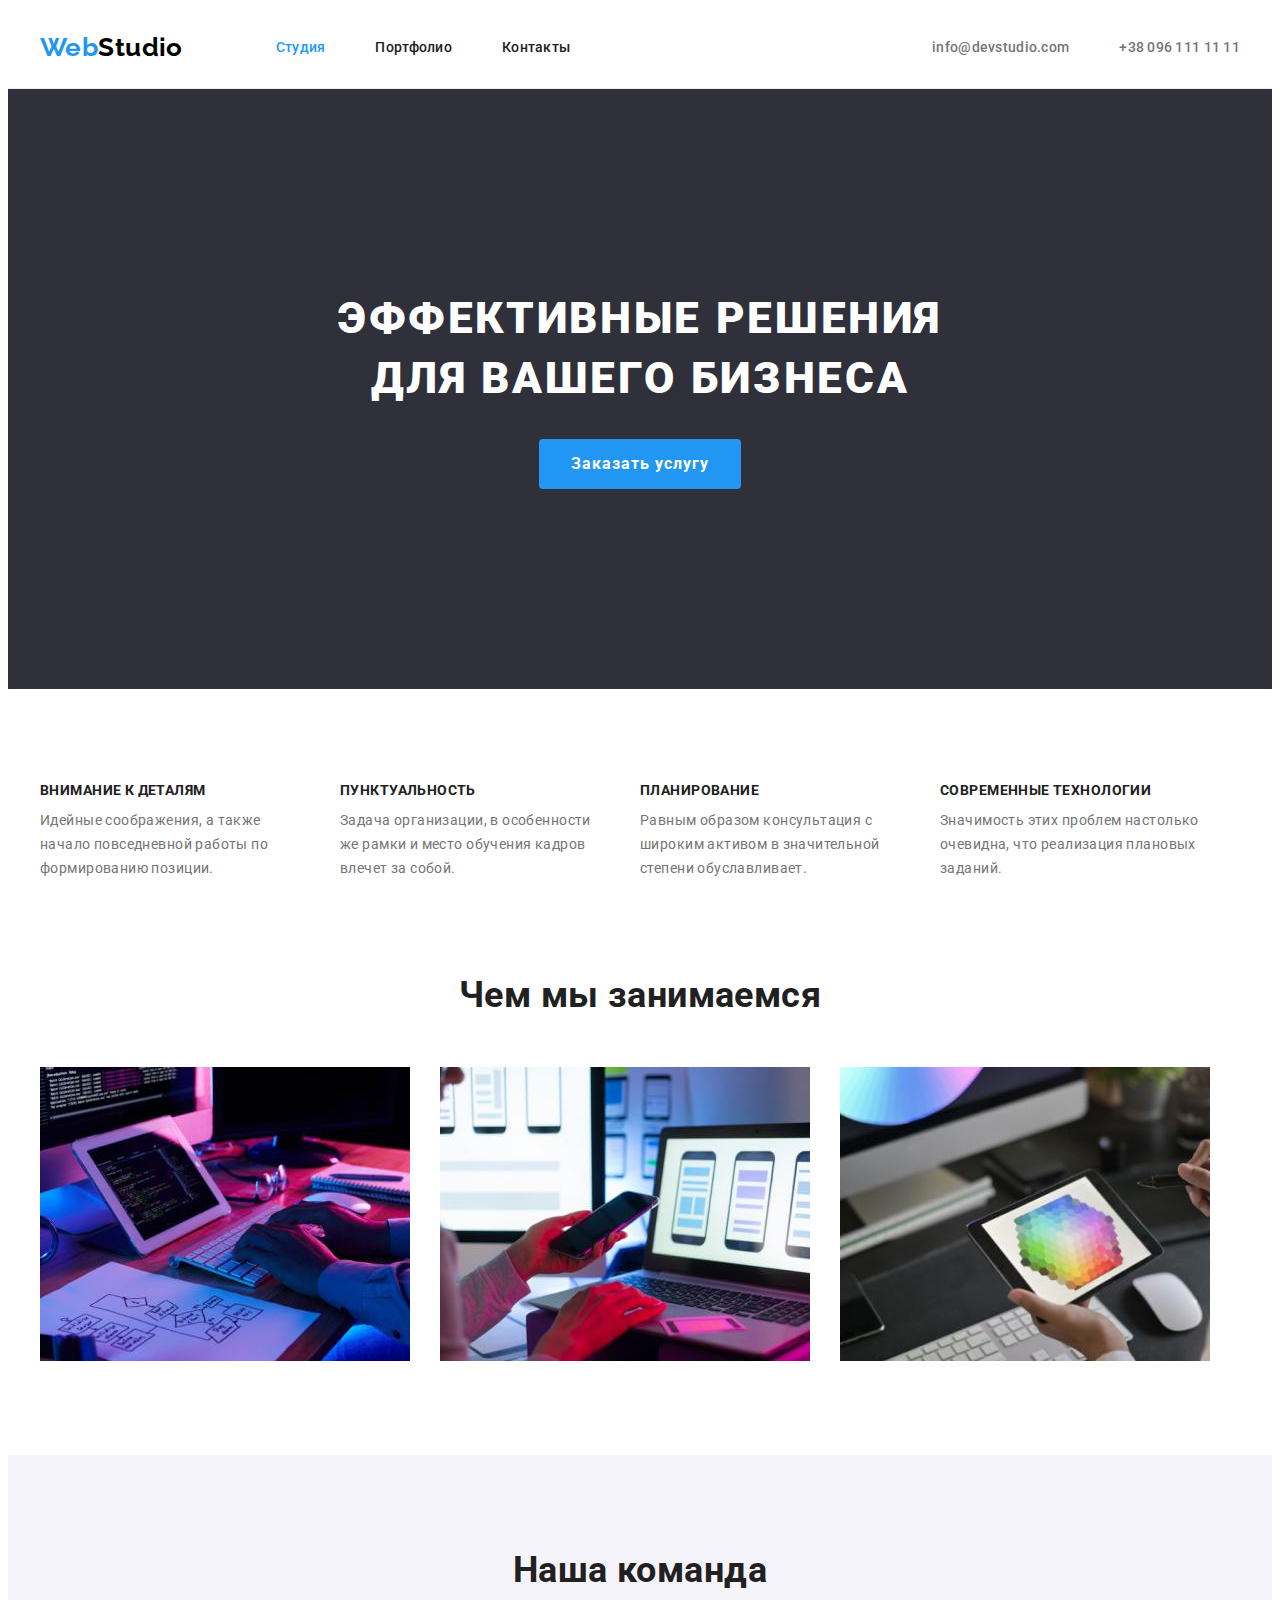
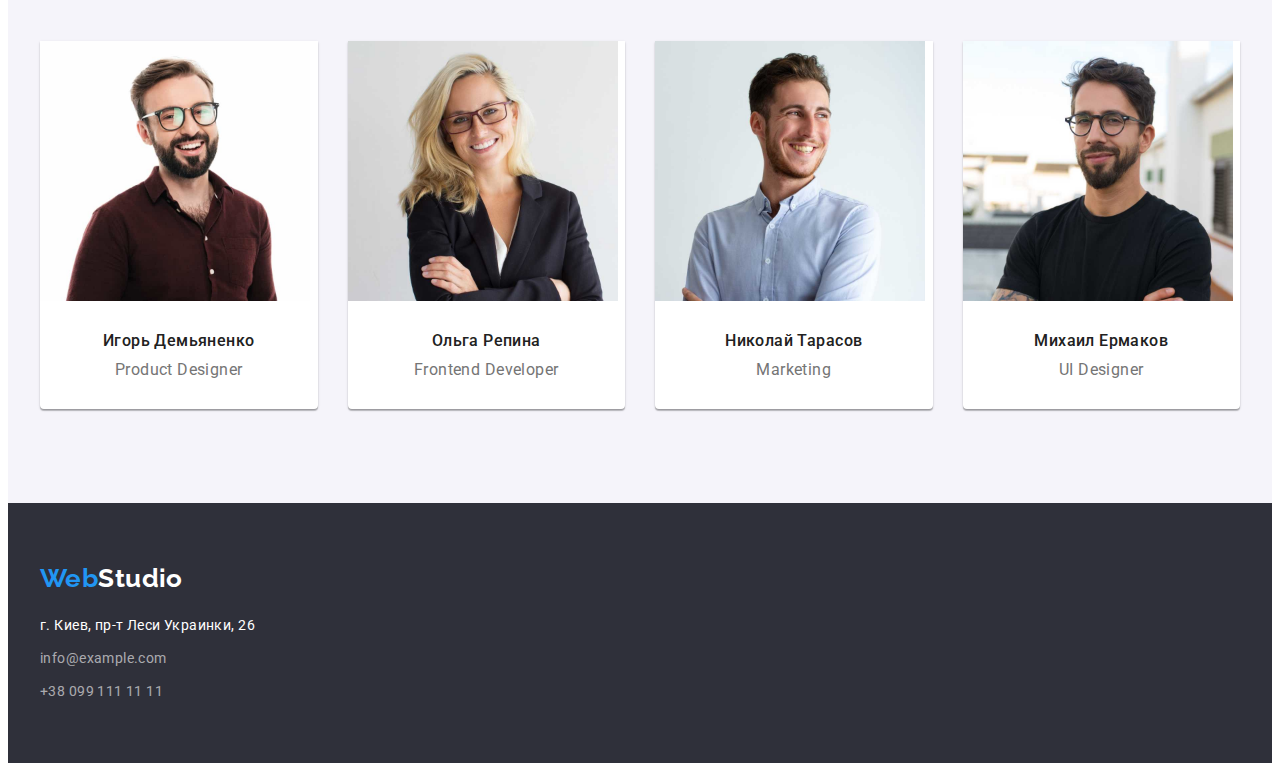
<file: index.html>
<!DOCTYPE html>
<html lang="ru">
	<head>
		<meta charset="UTF-8" />
		<meta http-equiv="X-UA-Compatible" content="IE=edge" />
		<meta name="viewport" content="width=, initial-scale=1.0" />
		<title>Document</title>
		<link rel="preconnect" href="https://fonts.googleapis.com" />
		<link rel="preconnect" href="https://fonts.gstatic.com" crossorigin />
		<link
			href="https://fonts.googleapis.com/css2?family=Raleway:wght@700&family=Roboto:wght@400;500;700;900&display=swap"
			rel="stylesheet"
		/>
		<link
			rel="stylesheet"
			href="https://cdnjs.cloudflare.com/ajax/libs/modern-normalize/1.1.0/modern-normalize.min.css"
			integrity="sha512-wpPYUAdjBVSE4KJnH1VR1HeZfpl1ub8YT/NKx4PuQ5NmX2tKuGu6U/JRp5y+Y8XG2tV+wKQpNHVUX03MfMFn9Q=="
			crossorigin="anonymous"
			referrerpolicy="no-referrer"
		/>
		<link rel="stylesheet" href="./css/styles.css" />
	</head>
	<body>
		<header class="header">
			<div class="container">
				<!-- prettier-ignore -->
				<a href="./index.html" class="logo nav-logo">Web<span class="logo-black">Studio</span></a>
				<nav>
					<ul class="nav list">
						<li><a href="./index.html" class="link current">Студия</a></li>
						<li><a href="./portfolio.html" class="link">Портфолио</a></li>
						<li><a href="" class="link">Контакты</a></li>
					</ul>
				</nav>
				<ul class="auth list">
					<li><a href="mailto:info@devstudio.com" class="link">info@devstudio.com</a></li>
					<li><a href="tel:+380961111111" class="link">+38 096 111 11 11</a></li>
				</ul>
			</div>
		</header>
		<main>
			<section class="hero section">
				<div class="container hero-container">
					<h1 class="title">Эффективные решения для вашего бизнеса</h1>
					<button type="button" class="hero-button">Заказать услугу</button>
				</div>
			</section>
			<section class="features-page section">
				<h2 class="title visually-hidden">Особенности</h2>
				<!-- заголовок спрятать через css -->
				<div class="container">
					<ul class="list features-container">
						<li class="feature-box">
							<h3 class="title">Внимание к деталям</h3>
							<p class="features-text">
								Идейные соображения, а также начало повседневной работы по формированию позиции.
							</p>
						</li>
						<li class="feature-box">
							<h3 class="title">Пунктуальность</h3>
							<p class="features-text">
								Задача организации, в особенности же рамки и место обучения кадров влечет за собой.
							</p>
						</li>
						<li class="feature-box">
							<h3 class="title">Планирование</h3>
							<p class="features-text">
								Равным образом консультация с широким активом в значительной степени обуславливает.
							</p>
						</li>
						<li class="feature-box">
							<h3 class="title">Современные технологии</h3>
							<p class="features-text">Значимость этих проблем настолько очевидна, что реализация плановых заданий.</p>
						</li>
					</ul>
				</div>
			</section>
			<section class="work section">
				<div class="container">
					<h2 class="title">Чем мы занимаемся</h2>
					<ul class="list work-list">
						<li>
							<a href="">
								<img src="./images/box-1.jpg" alt="Фото где пишут код" class="img-work" width="370" height="294" />
							</a>
						</li>
						<li>
							<a href="">
								<img
									src="./images/box-2.jpg"
									alt="фото с созданием моб приложения"
									class="img-work"
									width="370"
									height="294"
								/>
							</a>
						</li>
						<li>
							<a href="">
								<img
									src="./images/box-3.jpg"
									alt="фото с созданием дизайна"
									class="img-work"
									width="370"
									height="294"
								/>
							</a>
						</li>
					</ul>
				</div>
			</section>
			<section class="team section">
				<div class="container">
					<h2 class="title team-title">Наша команда</h2>
					<ul class="list team-list">
						<li class="team-item">
							<img src="./images/igor-dem.jpg" alt="фото Игорь Демьяненко" class="img-team" width="270" height="260" />
							<div class="team-content">
								<h3 class="title name">Игорь Демьяненко</h3>
								<p lang="en" class="profession">Product Designer</p>
							</div>
						</li>

						<li class="team-item">
							<img src="./images/olga-rep.jpg" alt="фото Ольга Репина" class="img-team" width="270" height="260" />
							<div class="team-content">
								<h3 class="title name">Ольга Репина</h3>
								<p lang="en" class="profession">Frontend Developer</p>
							</div>
						</li>

						<li class="team-item">
							<img
								src="./images/nikolay-tarasov.jpg"
								alt="фото Николай Тарасов"
								class="img-team"
								width="270"
								height="260"
							/>
							<div class="team-content">
								<h3 class="title name">Николай Тарасов</h3>
								<p lang="en" class="profession">Marketing</p>
							</div>
						</li>

						<li class="team-item">
							<img
								src="./images/mikhail-ermakov.jpg"
								alt="фото Михаил Ермаков"
								class="img-team"
								width="270"
								height="260"
							/>
							<div class="team-content">
								<h3 class="title name">Михаил Ермаков</h3>
								<p lang="en" class="profession">UI Designer</p>
							</div>
						</li>
					</ul>
				</div>
			</section>
		</main>
		<footer class="footer">
			<div class="container">
				<!-- prettier-ignore -->
				<a href="./index.html" class="logo footer-logo">Web<span class="logo-white">Studio</span></a>
				<address>
					<ul class="list list-address">
						<li><a href="https://goo.gl/maps/J37NzG6z3w71KRSu6" class="address">г. Киев, пр-т Леси Украинки, 26</a></li>
						<li><a href="mailto:info@example.com" class="link link-address">info@example.com</a></li>
						<li><a href="tel:+380991111111" class="link link-address link-tel">+38 099 111 11 11</a></li>
					</ul>
				</address>
			</div>
		</footer>
	</body>
</html>
</file>
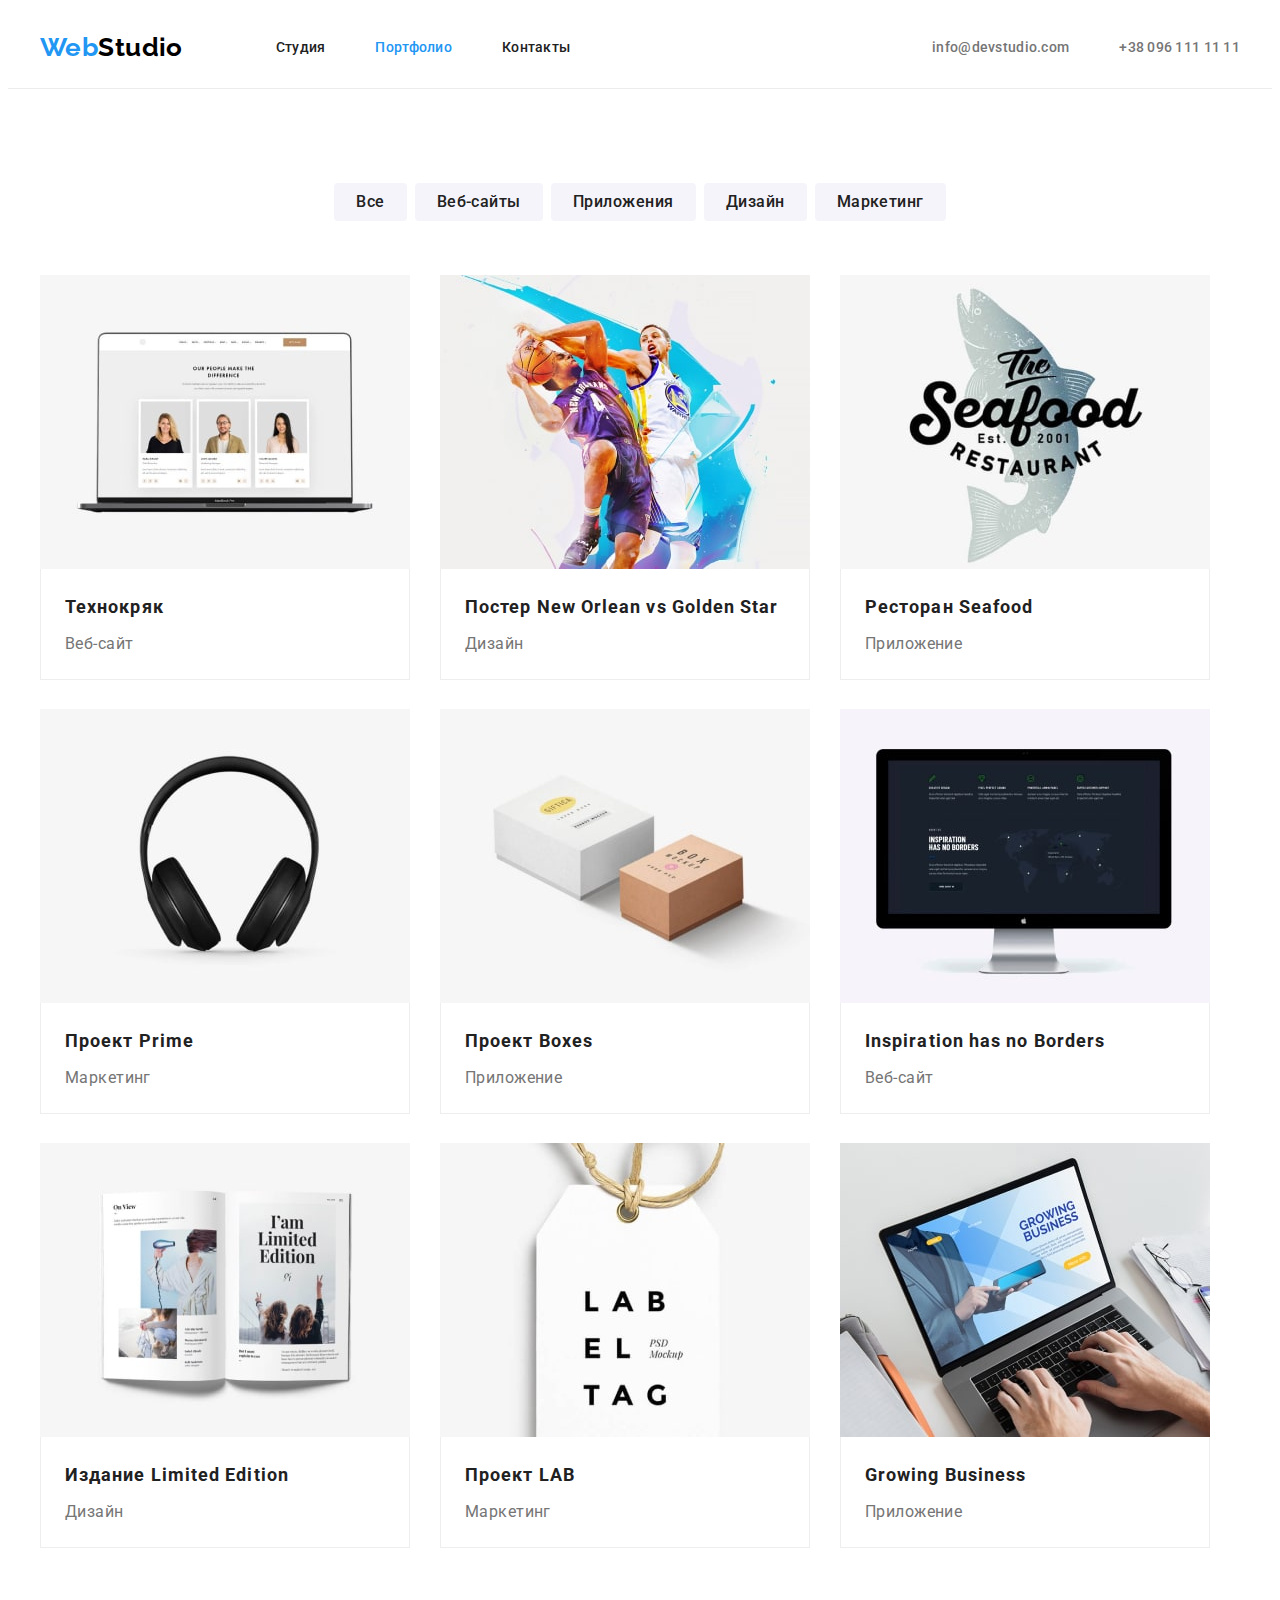
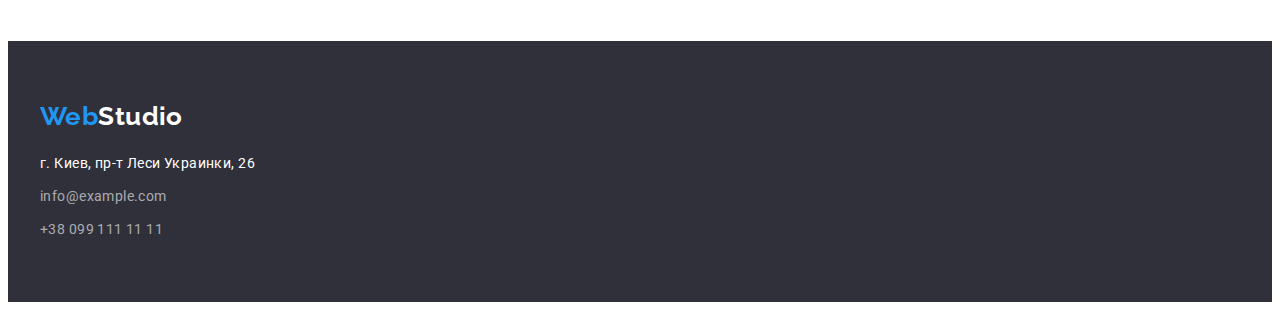
<file: portfolio.html>
<!DOCTYPE html>
<html lang="ru">
	<head>
		<meta charset="UTF-8" />
		<meta http-equiv="X-UA-Compatible" content="IE=edge" />
		<meta name="viewport" content="width=, initial-scale=1.0" />
		<title>Document</title>
		<link rel="preconnect" href="https://fonts.googleapis.com" />
		<link rel="preconnect" href="https://fonts.gstatic.com" crossorigin />
		<link
			href="https://fonts.googleapis.com/css2?family=Raleway:wght@700&family=Roboto:wght@400;500;700;900&display=swap"
			rel="stylesheet"
		/>
		<link
			rel="stylesheet"
			href="https://cdnjs.cloudflare.com/ajax/libs/modern-normalize/1.1.0/modern-normalize.min.css"
			integrity="sha512-wpPYUAdjBVSE4KJnH1VR1HeZfpl1ub8YT/NKx4PuQ5NmX2tKuGu6U/JRp5y+Y8XG2tV+wKQpNHVUX03MfMFn9Q=="
			crossorigin="anonymous"
			referrerpolicy="no-referrer"
		/>
		<link rel="stylesheet" href="./css/styles.css" />
	</head>
	<body>
		<header class="header">
			<div class="container">
				<!-- prettier-ignore -->
				<a href="./index.html" class="logo nav-logo">Web<span class="logo-black">Studio</span></a>
				<nav>
					<ul class="nav list">
						<li><a href="./index.html" class="link">Студия</a></li>
						<li><a href="./portfolio.html" class="link current">Портфолио</a></li>
						<li><a href="" class="link">Контакты</a></li>
					</ul>
				</nav>
				<ul class="auth list">
					<li><a href="mailto:info@devstudio.com" class="link">info@devstudio.com</a></li>
					<li><a href="tel:+380961111111" class="link">+38 096 111 11 11</a></li>
				</ul>
			</div>
		</header>
		<main class="main">
			<section class="section">
				<h1 class="portfolio visually-hidden">Портфолио</h1>
				<!-- скрытый заголовок -->
				<div class="container portfolio-container">
					<ul class="filter list">
						<li><button type="button" class="button">Все</button></li>
						<li><button type="button" class="button">Веб-сайты</button></li>
						<li><button type="button" class="button">Приложения</button></li>
						<li><button type="button" class="button">Дизайн</button></li>
						<li><button type="button" class="button">Маркетинг</button></li>
					</ul>
					<h2 class="projects visually-hidden">проекты</h2>
					<!-- скрытый заголовок -->
					<ul class="list projects-list">
						<li class="projects-item">
							<a href="" class="projects-link">
								<img
									src="./images/img-1.jpg"
									alt="фото открытого ноута на мониторе веб-сайт Технокряк"
									class="filter-foto"
								/>
								<div class="filter-text-container">
									<h3 class="projects-title title">Технокряк</h3>
									<p class="projects-type">Веб-сайт</p>
								</div>
							</a>
						</li>
						<li class="projects-item">
							<a href="" class="projects-link">
								<img
									src="./images/img-2.jpg"
									alt="Постер Новый Орлеан против Голден Стейт Вариорз"
									class="filter-foto"
								/>
								<div class="filter-text-container">
									<h3 class="projects-title title">Постер New Orlean vs Golden Star</h3>
									<p class="projects-type">Дизайн</p>
								</div>
							</a>
						</li>
						<li class="projects-item">
							<a href="" class="projects-link">
								<img src="./images/img-3.jpg" alt="лого ресторана" class="filter-foto" />
								<div class="filter-text-container">
									<h3 class="projects-title title">Ресторан Seafood</h3>
									<p class="projects-type">Приложение</p>
								</div>
							</a>
						</li>
						<li class="projects-item">
							<a href="" class="projects-link">
								<img src="./images/img-4.jpg" alt="наушники" class="filter-foto" />
								<div class="filter-text-container">
									<h3 class="projects-title title">Проект Prime</h3>
									<p class="projects-type">Маркетинг</p>
								</div>
							</a>
						</li>
						<li class="projects-item">
							<a href="" class="projects-link">
								<img src="./images/img-5.jpg" alt="две коробки разных размеров" class="filter-foto" />
								<div class="filter-text-container">
									<h3 class="projects-title title">Проект Boxes</h3>
									<p class="projects-type">Приложение</p>
								</div>
							</a>
						</li>
						<li class="projects-item">
							<a href="" class="projects-link">
								<img src="./images/img-6.jpg" alt="монитор с изображением веб-сайта" class="filter-foto" />
								<div class="filter-text-container">
									<h3 class="projects-title title">Inspiration has no Borders</h3>
									<p class="projects-type">Веб-сайт</p>
								</div>
							</a>
						</li>
						<li class="projects-item">
							<a href="" class="projects-link">
								<img src="./images/img-7.jpg" alt="открытая книга-журнал с фото и текстом внутри" class="filter-foto" />
								<div class="filter-text-container">
									<h3 class="projects-title title">Издание Limited Edition</h3>
									<p class="projects-type">Дизайн</p>
								</div>
							</a>
						</li>
						<li class="projects-item">
							<a href="" class="projects-link">
								<img src="./images/img-8.jpg" alt="лэйба на веревочке с надписью" class="filter-foto" />
								<div class="filter-text-container">
									<h3 class="projects-title title">Проект LAB</h3>
									<p class="projects-type">Маркетинг</p>
								</div>
							</a>
						</li>
						<li class="projects-item">
							<a href="" class="projects-link">
								<img src="./images/img-9.jpg" alt="печатающие руки за открытым ноутом" class="filter-foto" />
								<div class="filter-text-container">
									<h3 class="projects-title title">Growing Business</h3>
									<p class="projects-type">Приложение</p>
								</div>
							</a>
						</li>
					</ul>
				</div>
			</section>
		</main>
		<footer class="footer">
			<div class="container">
				<!-- prettier-ignore -->
				<a href="./index.html" class="logo footer-logo">Web<span class="logo-white">Studio</span></a>
				<address>
					<ul class="list list-address">
						<li><a href="https://goo.gl/maps/J37NzG6z3w71KRSu6" class="address">г. Киев, пр-т Леси Украинки, 26</a></li>
						<li><a href="mailto:info@example.com" class="link link-address">info@example.com</a></li>
						<li><a href="tel:+380991111111" class="link link-address link-tel">+38 099 111 11 11</a></li>
					</ul>
				</address>
			</div>
		</footer>
	</body>
</html>
</file>
<file: css/styles.css>
:root {
	--primary-text-color: #757575;
	--title-text-color: #212121;
	--accent-color: #2196f3;
	--second-text-color: #ffffff;
}

body {
	color: var(--primary-text-color);
	font-family: "Roboto", sans-serif;
	font-weight: 400;
	font-size: 14px;
	letter-spacing: 0.03em;
}

p,
h1,
h2,
h3,
h4,
h5,
h6 {
	margin: 0;
}
ul {
	margin: 0;
	padding-left: 0;
}

.container {
	width: 100%;
	max-width: 1200px;
	margin-left: auto;
	margin-right: auto;
	padding-left: 15px;
	padding-right: 15px;
	/* outline: tomato solid; */
}
.section {
	padding-top: 94px;
	padding-bottom: 94px;
}

/* скрытые заголовки */
.visually-hidden {
	position: absolute;
	width: 1px;
	height: 1px;
	margin: -1px;
	border: 0;
	padding: 0;
	white-space: nowrap;
	clip-path: inset(100%);
	clip: rect(0 0 0 0);
	overflow: hidden;
}

/* заголовки */
.title {
	color: var(--title-text-color);
}
/* ссылки */
.link {
	text-decoration: none;
}
/* списки */
.list {
	list-style: none;
}
img {
	display: block;
	max-width: 100%;
}

/* --------------------header--------------------- */
.header {
	border-bottom: 1px solid #ececec;
	padding-top: 24px;
	padding-bottom: 25px;
}

.header > .container {
	display: flex;
	align-items: center;
}
.logo {
	color: var(--accent-color);
	text-decoration: none;
	font-family: "Raleway", sans-serif;
	font-weight: 700;
	font-size: 26px;
	line-height: 1.19;
}
.nav-logo {
	margin-right: 93px;
}
.logo-black {
	color: #000000;
}
.nav .link,
.auth .link {
	font-weight: 500;
	line-height: 1.14;
	letter-spacing: 0.02em;
}
.nav .link {
	color: var(--title-text-color);
}
.nav .link.current {
	color: var(--accent-color);
}
.auth .link {
	color: currentColor;
}
.link:hover,
.link:focus {
	color: var(--accent-color);
}

.nav.list {
	display: flex;
	gap: 50px;
}
.auth.list {
	display: flex;
	margin-left: auto;
	gap: 50px;
}

/* ----------------------Hero--------------------- */
.hero {
	background-color: #2f303a;
	text-align: center;
	padding-bottom: 0;
	padding-top: 0;
}

.hero-container {
	padding-top: 200px;
	padding-bottom: 200px;
}

.hero .title {
	color: var(--second-text-color);
	text-transform: uppercase;
	font-weight: 900;
	font-size: 44px;
	line-height: 1.36;
	letter-spacing: 0.06em;
	margin-bottom: 30px;
	max-width: 696px;
	margin-left: auto;
	margin-right: auto;
}
/* button */

.hero-button {
	color: var(--second-text-color);
	background-color: var(--accent-color);
	cursor: pointer;
	font-family: inherit;
	font-weight: 700;
	font-size: 16px;
	line-height: 1.88;
	letter-spacing: 0.06em;
	border-radius: 4px;
	padding: 10px 32px;
	min-width: 200px;
	border: none;
}
.hero-button:hover,
.hero-button:focus {
	background-color: #188ce8;
}

/* --------------------особенности------------------ */
.list.features-container {
	display: flex;
	gap: 30px;
}

.features-page {
	padding-bottom: 0;
}
.feature-box {
	max-width: 270px;
}

.features-page .title {
	font-size: 14px;
	line-height: 1.14;
	text-transform: uppercase;
	margin-bottom: 10px;
}
.features-text {
	font-size: 14px;
	line-height: 1.71;
}

/* --------------Чем мы занимаемся------------- */

.work .title {
	font-size: 36px;
	line-height: 1.17;
	text-align: center;
	margin-bottom: 50px;
}
.work-list {
	display: flex;
	gap: 30px;
}

/* --------НАША КОМАНДА-------- */
.team-title {
	font-size: 36px;
	line-height: 1.17;
	text-align: center;
	margin-bottom: 50px;
}

.team {
	background-color: #f5f4fa;
}

.title.name {
	font-weight: 500;
	font-size: 16px;
	line-height: 1.19;
	margin-bottom: 10px;
	text-align: center;
}
.profession {
	font-size: 16px;
	line-height: 1.19;
	text-align: center;
}
.team-item {
	flex-basis: calc(100% / 4);
	height: auto;
}
.team-list {
	display: flex;
	gap: 30px;
}

.team-content {
	padding: 30px 59px;
}

.team-item {
	background-color: #ffffff;
	border-radius: 0px 0px 4px 4px;
	box-shadow: 0px 1px 3px rgba(0, 0, 0, 0.12), 0px 1px 1px rgba(0, 0, 0, 0.14), 0px 2px 1px rgba(0, 0, 0, 0.2);
}
.team-item:hover,
.team-item:focus {
	box-shadow: 0px 4px 4px rgba(0, 0, 0, 0.25);
}

/* ----------------------footer-------------------- */
.footer {
	background-color: #2f303a;
	padding-top: 60px;
	padding-bottom: 60px;
}

.footer-logo {
	margin-bottom: 20px;
	display: block;
}

.logo-white {
	color: var(--second-text-color);
}
.address {
	display: block;
	color: var(--second-text-color);
	font-style: normal;
	text-decoration: none;
	font-size: 14px;
	line-height: 1.71;
	margin-bottom: 9px;
}

.link-address {
	display: inline-block;
	color: rgba(255, 255, 255, 0.6);
	font-style: normal;
	font-size: 14px;
	line-height: 1.71;
	margin-bottom: 9px;
}
.link-tel {
	margin: 0;
}

/* -----------------PORTFOLIO---------------*/
.filter {
	margin-bottom: 54px;
	display: flex;
	justify-content: center;
	gap: 8px;
}
.button {
	background-color: #f5f4fa;
	color: var(--title-text-color);
	cursor: pointer;
	font-family: inherit;
	font-weight: 500;
	font-size: 16px;
	line-height: 1.62;
	text-align: center;
	letter-spacing: 0.03em;
	border-radius: 4px;
	border: transparent;
	padding: 6px 22px;
}
.button:hover,
.button:focus {
	background-color: var(--accent-color);
	color: var(--second-text-color);
}
.projects-title {
	font-size: 18px;
	line-height: 2;
	letter-spacing: 0.06em;
	margin-bottom: 4px;
}
.projects-link {
	color: currentColor;
	text-decoration: none;
}
.projects-type {
	font-size: 16px;
	line-height: 1.88;
}

.filter-text-container {
	padding: 20px 24px;
	border-bottom: 1px solid #eeeeee;
	border-right: 1px solid #eeeeee;
	border-left: 1px solid #eeeeee;
}
.projects-list {
	display: flex;
	gap: 30px;
	flex-wrap: wrap;
}
.projects-item {
	flex-basis: calc(100% / 3);
	max-width: 370px;
	max-height: 404px;
}
</file>
